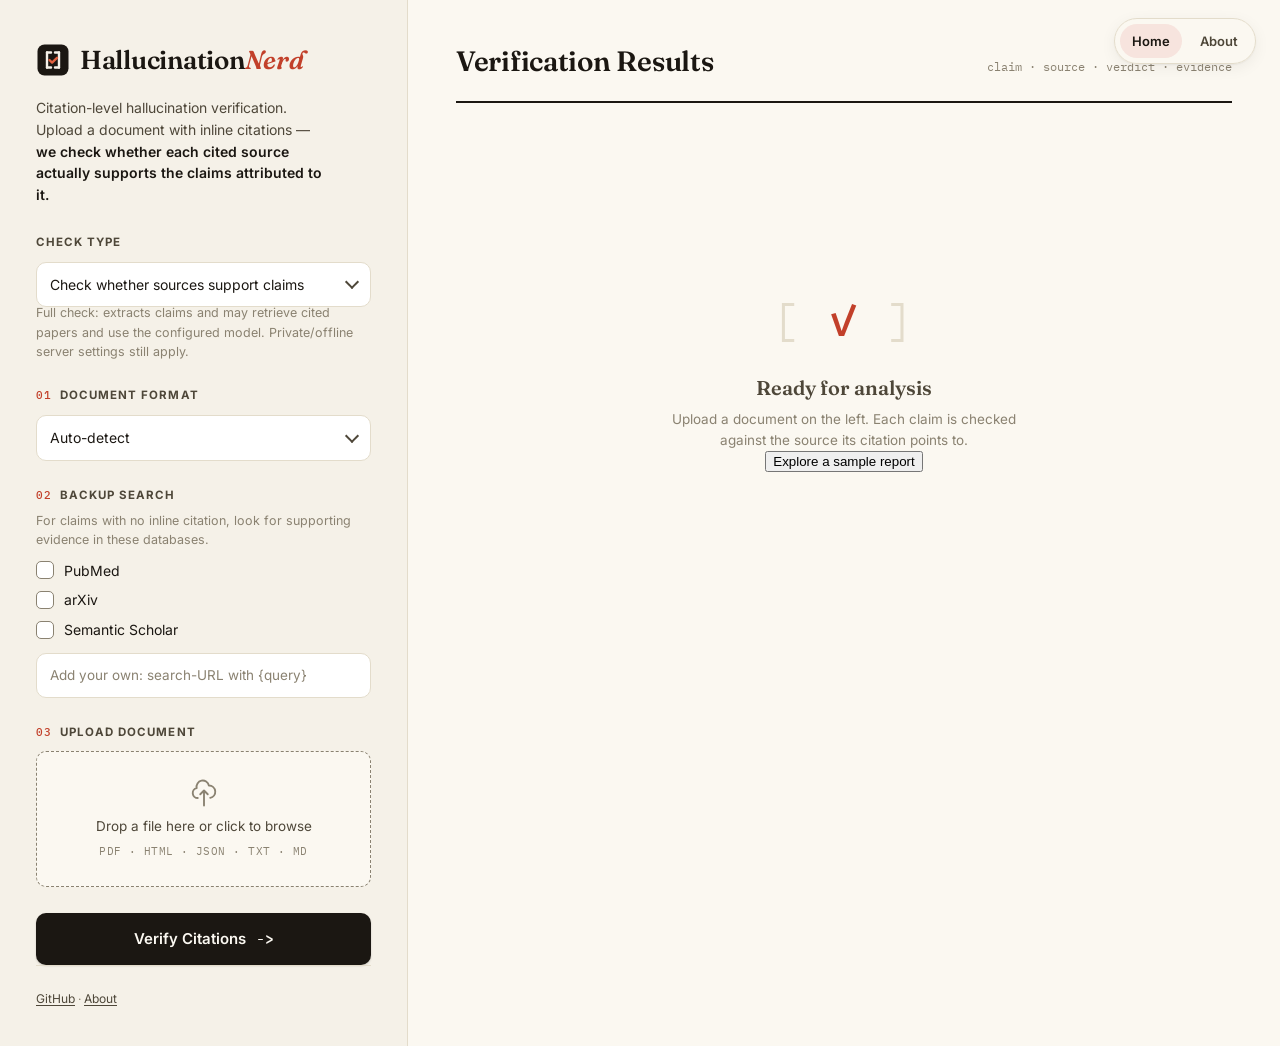
<file: frontend/index.html>
<!DOCTYPE html>
<html lang="en">
<head>
    <meta charset="UTF-8">
    <meta name="viewport" content="width=device-width, initial-scale=1.0">
    <title>HallucinationNerd — Citation Verification</title>
    <meta name="description" content="Citation-level hallucination verification: check whether cited sources actually support the claims attributed to them.">
    <link rel="preconnect" href="https://fonts.googleapis.com">
    <link rel="preconnect" href="https://fonts.gstatic.com" crossorigin>
    <link href="https://fonts.googleapis.com/css2?family=Fraunces:ital,opsz,wght@0,9..144,500;0,9..144,600;1,9..144,600&family=IBM+Plex+Mono:wght@400;500;600&family=Inter:wght@400;500;600;700&display=swap" rel="stylesheet">
    <link rel="stylesheet" href="styles.css">
</head>
<body>
    <nav class="corner-nav" aria-label="Primary navigation">
        <a href="index.html" class="active">Home</a>
        <a href="about.html">About</a>
    </nav>
    <div class="shell">

        <!-- LEFT RAIL: input -->
        <div class="rail">
            <div class="brand">
                <a class="brand-mark" href="/">
                    <svg width="34" height="34" viewBox="0 0 34 34" fill="none" aria-hidden="true">
                        <rect x="1.5" y="1.5" width="31" height="31" rx="7" fill="#1B1712"/>
                        <path d="M11 9.5v15M23 9.5v15" stroke="#F5F1E8" stroke-width="2.4" stroke-linecap="round"/>
                        <path d="M11 9.5h4M11 24.5h4M23 9.5h-4M23 24.5h-4" stroke="#F5F1E8" stroke-width="2.4" stroke-linecap="round"/>
                        <path d="M13.5 17l2.6 2.6L21 14.8" stroke="#E2603F" stroke-width="2.4" stroke-linecap="round" stroke-linejoin="round"/>
                    </svg>
                    <span class="brand-word">Hallucination<em>Nerd</em></span>
                </a>
                <p class="tagline">
                    Citation-level hallucination verification. Upload a document with inline citations —
                    <strong>we check whether each cited source actually supports the claims attributed to it.</strong>
                </p>
            </div>

            <form id="uploadForm">
                <div class="form-section">
                    <label class="section-label" for="verificationMode">Check type</label>
                    <div class="select-wrap"><select id="verificationMode" name="verification_mode">
                        <option value="claim_support" selected>Check whether sources support claims</option>
                        <option value="citation_existence">Check citation IDs first (arXiv only)</option>
                    </select></div>
                    <p class="section-hint" id="modeExplanation">Full check: extracts claims and may retrieve cited papers and use the configured model. Private/offline server settings still apply.</p>
                </div>
                <div class="form-section">
                    <label class="section-label" for="sourceType"><span class="num">01</span> Document format</label>
                    <div class="select-wrap">
                        <select name="source_type" id="sourceType">
                            <option value="auto">Auto-detect</option>
                            <option value="pdf">PDF (research paper)</option>
                            <option value="html">HTML (web page)</option>
                            <option value="json">JSON (structured input)</option>
                            <option value="text">Plain text</option>
                        </select>
                    </div>
                </div>

                <div class="form-section">
                    <span class="section-label"><span class="num">02</span> Backup search</span>
                    <p class="section-hint">For claims with no inline citation, look for supporting evidence in these databases.</p>
                    <div class="check-list">
                        <label class="check">
                            <input type="checkbox" name="db" value="pubmed" class="dbCheck">
                            <span class="box"><svg width="11" height="9" viewBox="0 0 11 9" fill="none"><path d="M1 4.5L4 7.5L10 1" stroke="#FBF8F1" stroke-width="2" stroke-linecap="round" stroke-linejoin="round"/></svg></span>
                            PubMed
                        </label>
                        <label class="check">
                            <input type="checkbox" name="db" value="arxiv" class="dbCheck">
                            <span class="box"><svg width="11" height="9" viewBox="0 0 11 9" fill="none"><path d="M1 4.5L4 7.5L10 1" stroke="#FBF8F1" stroke-width="2" stroke-linecap="round" stroke-linejoin="round"/></svg></span>
                            arXiv
                        </label>
                        <label class="check">
                            <input type="checkbox" name="db" value="semantic_scholar" class="dbCheck">
                            <span class="box"><svg width="11" height="9" viewBox="0 0 11 9" fill="none"><path d="M1 4.5L4 7.5L10 1" stroke="#FBF8F1" stroke-width="2" stroke-linecap="round" stroke-linejoin="round"/></svg></span>
                            Semantic Scholar
                        </label>
                    </div>
                    <input type="text" id="customDatabase" name="custom_database"
                        placeholder="Add your own: search-URL with {query}">
                </div>

                <div class="form-section">
                    <span class="section-label"><span class="num">03</span> Upload document</span>
                    <div id="dropZone" class="dropzone" role="button" tabindex="0" aria-label="Upload a document">
                        <svg width="30" height="30" viewBox="0 0 24 24" fill="none" stroke="#8A8271" stroke-width="1.5" stroke-linecap="round" stroke-linejoin="round">
                            <path d="M7 16a4 4 0 01-.88-7.903A5 5 0 1115.9 6L16 6a5 5 0 011 9.9M15 13l-3-3m0 0l-3 3m3-3v12"/>
                        </svg>
                        <p id="fileLabel">Drop a file here or click to browse</p>
                        <span class="kinds">PDF · HTML · JSON · TXT · MD</span>
                        <input type="file" id="fileInput" name="file" accept=".pdf,.html,.htm,.json,.txt,.md" class="hidden">
                    </div>
                </div>

                <button type="submit" id="submitBtn" class="submit-btn">
                    Verify Citations <span class="arrow">-&gt;</span>
                </button>
            </form>

            <div class="rail-footer">
                <p>
                    <a href="https://github.com/Taranum01/HallucinationNerd">GitHub</a> ·
                    <a href="about.html">About</a>
                </p>
            </div>
        </div>

        <!-- RIGHT: results -->
        <div class="stage">
            <div class="stage-head">
                <h2 id="resultsTitle">Verification Results</h2>
                <span id="doneFlag" class="done-flag hidden">✓ Analysis complete</span>
                <span class="legend">claim · source · verdict · evidence</span>
            </div>

            <!-- Empty state -->
            <section id="existenceResults" class="hidden" aria-live="polite"></section>
            <div id="emptyState" class="empty-state">
                <div class="motif" aria-hidden="true">[ <b>&#10003;</b> ]</div>
                <p class="title">Ready for analysis</p>
                <p class="sub">Upload a document on the left. Each claim is checked against the source its citation points to.</p>
                <button type="button" id="tryDemoBtn" class="review-btn demo-btn">Explore a sample report</button>
            </div>

            <!-- Loading state -->
            <div id="loadingState" class="loading-state hidden">
                <div class="loader" aria-hidden="true"></div>
                <p class="title">Verifying citations...</p>
                <p class="stage-msg" id="loadingMsg">Extracting text from document...</p>
                <p class="hint">This can take 1-2 minutes for papers with many citations.</p>
            </div>

            <div id="retryOffer" class="error-box hidden">
                <p style="margin:0 0 10px">Some sources are still throttling requests.</p>
                <button id="patientRetryBtn" type="button" class="primary-btn">I can wait</button>
                <p class="hint" style="margin:8px 0 0">Try up to 10 more backoff retries.</p>
            </div>

            <!-- Summary -->
            <div id="summaryBar" class="summary hidden fade-in">
                <div class="summary-card">
                    <div class="summary-top">
                        <span class="summary-source"><b id="summaryCount"></b> claims analyzed from <span class="fname" id="summaryFile"></span></span>
                        <span id="summaryText" class="hidden"></span>
                    </div>
                    <div class="verdict-summary" id="verdictSummary">
                        <div class="vrow" data-cat="SUPPORTED"><span class="sw" style="background:#1B7F3B"></span><span class="vlabel">Supported</span><span class="vcount" id="vcSupported">0</span></div>
                        <div class="vrow" data-cat="PARTIALLY_SUPPORTED"><span class="sw" style="background:#A6E0B3"></span><span class="vlabel">Partially supported</span><span class="vcount" id="vcPartial">0</span></div>
                        <div class="vrow" data-cat="NOT_SUPPORTED"><span class="sw" style="background:#F2D64B"></span><span class="vlabel">Not supported</span><span class="vcount" id="vcNotSupported">0</span></div>
                        <div class="vrow" data-cat="CONTRADICTED"><span class="sw" style="background:#E0392B"></span><span class="vlabel">Contradicted</span><span class="vcount" id="vcContradicted">0</span></div>
                        <div class="vrow" data-cat="CITATION_NOT_FOUND"><span class="sw" style="background:#000000"></span><span class="vlabel">Cited article doesn&#39;t exist</span><span class="vcount" id="vcNotFound">0</span></div>
                        <div class="vrow" data-cat="NOACCESS"><span class="sw" style="background:#595959"></span><span class="vlabel">Could not access</span><span class="vcount" id="vcNoAccess">0</span></div>
                    </div>
                    <p class="filter-hint" id="filterHint">Tip: click a category to show only those claims (click again to clear).</p>

                    <details class="legend-box">
                        <summary>What do these result codes mean?</summary>
                        <ul>
                            <li><span class="lsw" style="background:#1B7F3B"></span><b>Supported</b> — the cited source states or logically implies the claim.</li>
                            <li><span class="lsw" style="background:#A6E0B3"></span><b>Partially supported</b> — same topic and right direction, but the claim adds specifics not in the source.</li>
                            <li><span class="lsw" style="background:#F2D64B"></span><b>Not supported</b> — the source contains nothing relevant to the claim.</li>
                            <li><span class="lsw" style="background:#E0392B"></span><b>Contradicted</b> — the source states the opposite of the claim.</li>
                            <li><span class="lsw" style="background:#000000"></span><b>Cited article doesn&#39;t exist</b> — the citation does not resolve to a real, retrievable document.</li>
                            <li><span class="lsw" style="background:#595959"></span><b>Could not access</b> — the article exists but its content could not be retrieved or is too sparse to assess.</li>
                        </ul>
                    </details>

                </div>
            </div>

            <div id="sampleNotice" class="sample-notice hidden" role="status">Sample report - illustrative results, not a live verification. Upload your own document to run an analysis.</div>
            <div id="reviewTools" class="review-tools hidden">
                <div class="review-actions">
                    <button type="button" id="fixFirstBtn" class="review-btn" aria-pressed="false">Fix-first view</button>
                    <button type="button" id="originalOrderBtn" class="review-btn" aria-pressed="true">Document order</button>
                    <button type="button" id="exportReportBtn" class="review-btn">Download private HTML report</button>
                </div>
                <p class="review-hint">Download stays on this device, but the file contains document claims and evidence. Share it only if intended.</p>
                <p id="reviewHint" class="review-hint">Document order shows claims as they appeared in the input.</p>
                <details id="sourceMapPanel" class="source-map-panel"><summary>Source map <span id="sourceMapCount"></span></summary><div id="sourceMapGroups"></div></details>
            </div>

            <!-- Detailed claims -->
            <h3 class="details-head" id="detailsHeader" style="display:none">Detailed per-claim results</h3>
            <div id="claimsList" class="claims-list"></div>

            <!-- Error state -->
            <div id="errorState" class="error-box hidden">
                <p id="errorMsg" style="margin:0"></p>
            </div>
        </div>
    </div>

    <script src="env.js"></script>
    <script src="app.js"></script>
</body>
</html>
</file>
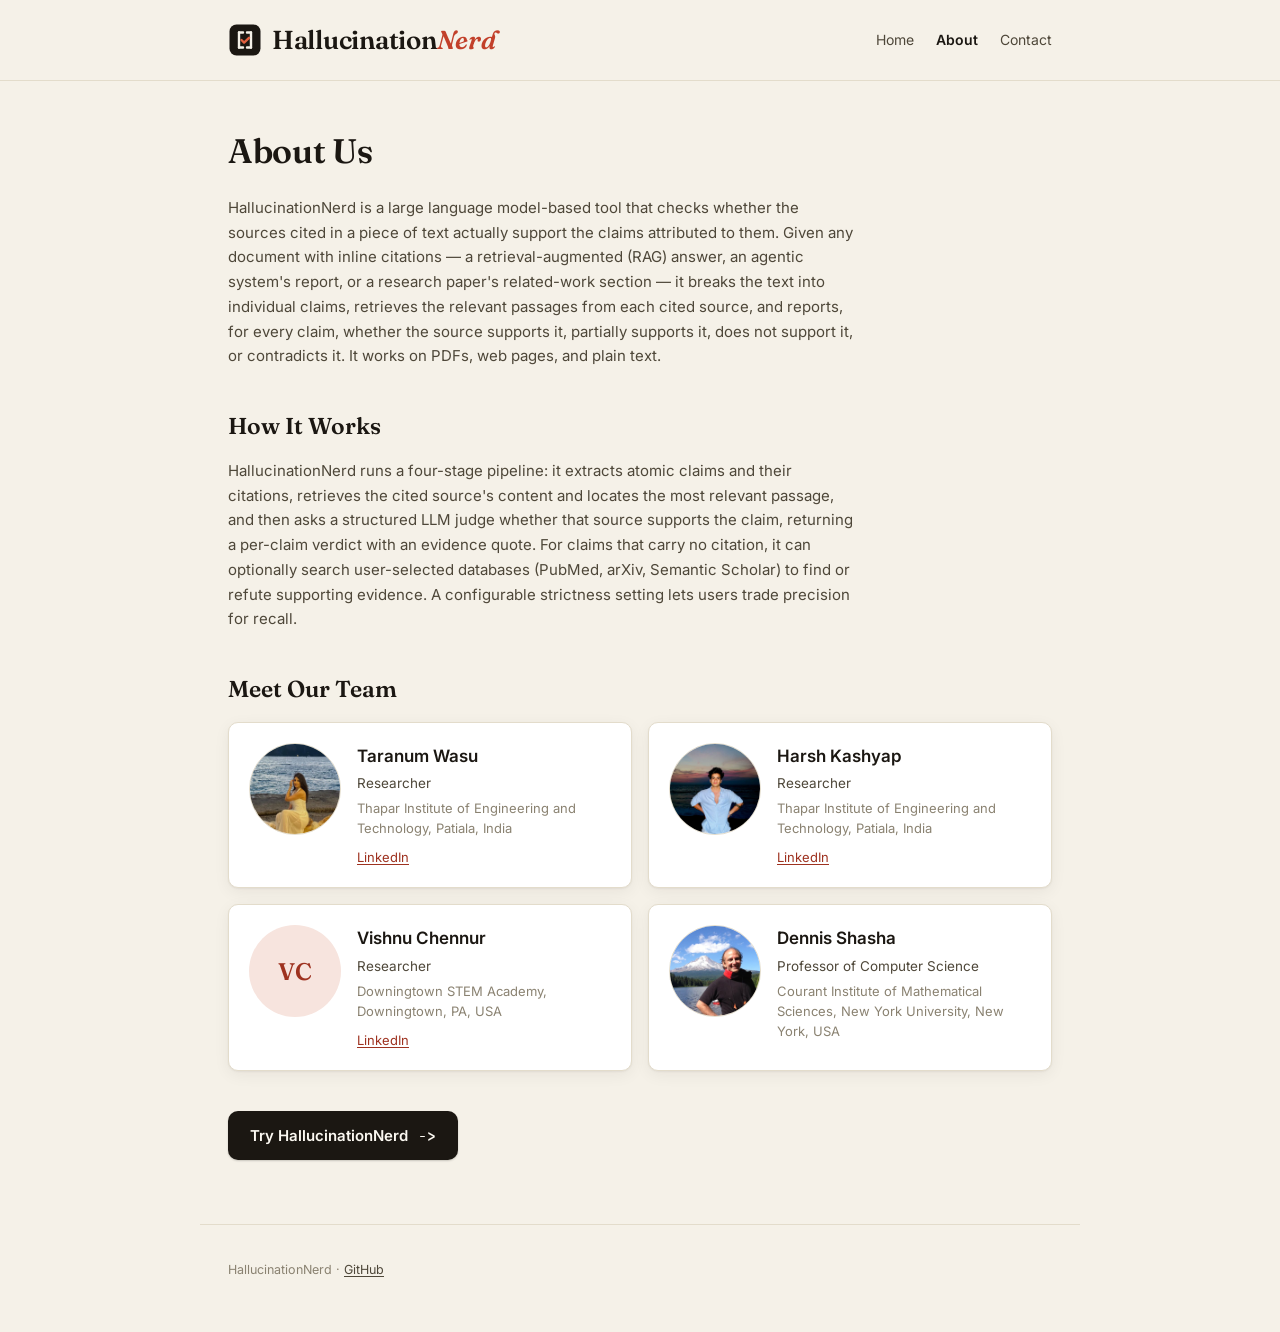
<file: frontend/about.html>
<!DOCTYPE html>
<html lang="en">
<head>
    <meta charset="UTF-8">
    <meta name="viewport" content="width=device-width, initial-scale=1.0">
    <title>About — HallucinationNerd</title>
    <meta name="description" content="About HallucinationNerd: citation-level hallucination verification, how it works, and the team behind it.">
    <link rel="preconnect" href="https://fonts.googleapis.com">
    <link rel="preconnect" href="https://fonts.gstatic.com" crossorigin>
    <link href="https://fonts.googleapis.com/css2?family=Fraunces:ital,opsz,wght@0,9..144,500;0,9..144,600;1,9..144,600&family=IBM+Plex+Mono:wght@400;500;600&family=Inter:wght@400;500;600;700&display=swap" rel="stylesheet">
    <link rel="stylesheet" href="styles.css">
</head>
<body class="about-page">

    <header class="site-header">
        <div class="wrap">
            <a class="brand-mark" href="index.html">
                <svg width="34" height="34" viewBox="0 0 34 34" fill="none" aria-hidden="true">
                    <rect x="1.5" y="1.5" width="31" height="31" rx="7" fill="#1B1712"/>
                    <path d="M11 9.5v15M23 9.5v15" stroke="#F5F1E8" stroke-width="2.4" stroke-linecap="round"/>
                    <path d="M11 9.5h4M11 24.5h4M23 9.5h-4M23 24.5h-4" stroke="#F5F1E8" stroke-width="2.4" stroke-linecap="round"/>
                    <path d="M13.5 17l2.6 2.6L21 14.8" stroke="#E2603F" stroke-width="2.4" stroke-linecap="round" stroke-linejoin="round"/>
                </svg>
                <span class="brand-word">Hallucination<em>Nerd</em></span>
            </a>
            <nav class="site-nav">
                <a href="index.html">Home</a>
                <a href="about.html" class="active">About</a>
                <a href="mailto:shasha@cs.nyu.edu">Contact</a>
            </nav>
        </div>
    </header>

    <main class="about-main">

        <h1>About Us</h1>
        <p class="lead">
            HallucinationNerd is a large language model-based tool that checks whether the
            sources cited in a piece of text actually support the claims attributed to them.
            Given any document with inline citations — a retrieval-augmented (RAG) answer, an
            agentic system's report, or a research paper's related-work section — it breaks the
            text into individual claims, retrieves the relevant passages from each cited source,
            and reports, for every claim, whether the source supports it, partially supports it,
            does not support it, or contradicts it. It works on PDFs, web pages, and plain text.
        </p>

        <h2>How It Works</h2>
        <p class="lead">
            HallucinationNerd runs a four-stage pipeline: it extracts atomic claims and their
            citations, retrieves the cited source's content and locates the most relevant passage,
            and then asks a structured LLM judge whether that source supports the claim, returning
            a per-claim verdict with an evidence quote. For claims that carry no citation, it can
            optionally search user-selected databases (PubMed, arXiv, Semantic Scholar) to find or
            refute supporting evidence. A configurable strictness setting lets users trade precision
            for recall.
        </p>

        <h2>Meet Our Team</h2>
        <div class="team-grid">

            <div class="team-card">
                <img src="img/taranum.jpg" alt="Taranum Wasu" class="avatar">
                <div>
                    <h3>Taranum Wasu</h3>
                    <p class="role">Researcher</p>
                    <p class="aff">Thapar Institute of Engineering and Technology, Patiala, India</p>
                    <p class="li"><a href="https://www.linkedin.com/in/taranum-wasu/">LinkedIn</a></p>
                </div>
            </div>

            <div class="team-card">
                <img src="img/harsh.jpg" alt="Harsh Kashyap" class="avatar">
                <div>
                    <h3>Harsh Kashyap</h3>
                    <p class="role">Researcher</p>
                    <p class="aff">Thapar Institute of Engineering and Technology, Patiala, India</p>
                    <p class="li"><a href="https://www.linkedin.com/in/harsh-kashyap/">LinkedIn</a></p>
                </div>
            </div>

            <div class="team-card">
                <div class="avatar-ph">VC</div>
                <div>
                    <h3>Vishnu Chennur</h3>
                    <p class="role">Researcher</p>
                    <p class="aff">Downingtown STEM Academy, Downingtown, PA, USA</p>
                    <p class="li"><a href="https://www.linkedin.com/in/vishnu-chennur-a2a166361/">LinkedIn</a></p>
                </div>
            </div>

            <div class="team-card">
                <img src="img/dennis.jpg" alt="Dennis Shasha" class="avatar">
                <div>
                    <h3><a href="https://cs.nyu.edu/~shasha/">Dennis Shasha</a></h3>
                    <p class="role">Professor of Computer Science</p>
                    <p class="aff">Courant Institute of Mathematical Sciences, New York University, New York, USA</p>
                </div>
            </div>

        </div>

        <a class="try-btn" href="index.html">Try HallucinationNerd <span class="arrow">-&gt;</span></a>

    </main>

    <footer class="site-footer">
        <p>HallucinationNerd · <a href="https://github.com/Taranum01/HallucinationNerd">GitHub</a></p>
    </footer>

</body>
</html>
</file>
<file: frontend/styles.css>
/* ============================================================
   HallucinationNerd — design system
   "Research instrument" aesthetic: warm paper, ink type,
   mono data, signal-red accent.
   ============================================================ */

:root {
  --paper:      #F5F1E8;
  --paper-soft: #FBF8F1;
  --card:       #FFFFFF;
  --ink:        #1B1712;
  --ink-soft:   #4E4739;
  --ink-mute:   #8A8271;
  --line:       #E3DCCB;
  --line-soft:  #EDE7D8;

  --accent:       #C2402A;
  --accent-deep:  #9E3220;
  --accent-tint:  #F7E4DE;

  --ok:       #207A46;  --ok-bg:   #E4F3E9;  --ok-rail:   #2E9E5E;
  --warn:     #9A7108;  --warn-bg: #FBF3D9;  --warn-rail: #D8A514;
  --bad:      #B33524;  --bad-bg:  #FBE7E2;  --bad-rail:  #D0503C;
  --contra:   #7E1B14;  --contra-bg:#F6DBD5; --contra-rail:#A02A20;
  --teal:     #0E6E5C;  --teal-bg: #DFF1EC;  --teal-rail: #1C8A74;
  --orange:   #A34E0B;  --orange-bg:#FBEEDD; --orange-rail:#C96A1B;
  --violet:   #5E5496;  --violet-bg:#EAE7F4; --violet-rail:#7A6FB0;
  --gray:     #5E594C;  --gray-bg: #EFEBDF;  --gray-rail: #A39A83;

  --font-display: "Fraunces", Georgia, serif;
  --font-ui: "Inter", -apple-system, "Segoe UI", sans-serif;
  --font-mono: "IBM Plex Mono", "SFMono-Regular", Menlo, monospace;

  --rail-w: 408px;
  --radius: 10px;
  --shadow-card: 0 1px 2px rgba(27,23,18,.05), 0 4px 16px rgba(27,23,18,.06);
}

* { box-sizing: border-box; }

html, body { height: 100%; }

body {
  margin: 0;
  font-family: var(--font-ui);
  background: var(--paper);
  color: var(--ink);
  font-size: 15px;
  line-height: 1.55;
  -webkit-font-smoothing: antialiased;
}

.hidden { display: none !important; }

::selection { background: var(--accent-tint); }

:focus-visible {
  outline: 2px solid var(--accent);
  outline-offset: 2px;
  border-radius: 4px;
}

/* ============ Layout ============ */

.shell { display: flex; min-height: 100vh; }

/* ============ Left rail ============ */

.rail {
  width: var(--rail-w);
  flex: 0 0 var(--rail-w);
  background: var(--paper);
  border-right: 1px solid var(--line);
  padding: 40px 36px 32px;
  display: flex;
  flex-direction: column;
  gap: 0;
}

.brand { margin-bottom: 28px; }

.brand-mark {
  display: inline-flex;
  align-items: center;
  gap: 10px;
  text-decoration: none;
  color: var(--ink);
}

.brand-mark svg { flex: 0 0 auto; }

.brand-word {
  font-family: var(--font-display);
  font-weight: 600;
  font-size: 26px;
  letter-spacing: -0.01em;
}

.brand-word em {
  font-style: italic;
  color: var(--accent);
}

.tagline {
  margin: 14px 0 0;
  color: var(--ink-soft);
  font-size: 14px;
  max-width: 32ch;
}

.tagline strong { color: var(--ink); font-weight: 600; }

/* Form sections */

.form-section { margin-bottom: 26px; }

.section-label {
  display: flex;
  align-items: baseline;
  gap: 8px;
  font-size: 11.5px;
  font-weight: 700;
  letter-spacing: 0.09em;
  text-transform: uppercase;
  color: var(--ink-soft);
  margin-bottom: 10px;
}

.section-label .num {
  font-family: var(--font-mono);
  font-weight: 500;
  color: var(--accent);
  font-size: 11px;
}

.section-hint {
  font-size: 12.5px;
  color: var(--ink-mute);
  margin: -4px 0 10px;
}

/* Select */

.select-wrap { position: relative; }

.select-wrap::after {
  content: "";
  position: absolute;
  right: 14px; top: 50%;
  width: 8px; height: 8px;
  border-right: 2px solid var(--ink-soft);
  border-bottom: 2px solid var(--ink-soft);
  transform: translateY(-70%) rotate(45deg);
  pointer-events: none;
}

select {
  width: 100%;
  appearance: none;
  -webkit-appearance: none;
  background: var(--card);
  border: 1px solid var(--line);
  border-radius: var(--radius);
  padding: 11px 36px 11px 13px;
  font: inherit;
  font-size: 14px;
  color: var(--ink);
  cursor: pointer;
  transition: border-color .15s, box-shadow .15s;
}

select:hover { border-color: var(--ink-mute); }
select:focus { outline: none; border-color: var(--accent); box-shadow: 0 0 0 3px var(--accent-tint); }

/* Checkboxes */

.check-list { display: flex; flex-direction: column; gap: 8px; margin-bottom: 12px; }

.check {
  display: flex;
  align-items: center;
  gap: 10px;
  font-size: 14px;
  color: var(--ink);
  cursor: pointer;
  user-select: none;
}

.check input { position: absolute; opacity: 0; width: 0; height: 0; }

.check .box {
  flex: 0 0 auto;
  width: 18px; height: 18px;
  border: 1.5px solid var(--ink-mute);
  border-radius: 5px;
  background: var(--card);
  display: grid;
  place-items: center;
  transition: background .15s, border-color .15s;
}

.check .box svg { opacity: 0; transform: scale(.6); transition: opacity .12s, transform .12s; }

.check input:checked + .box { background: var(--accent); border-color: var(--accent); }
.check input:checked + .box svg { opacity: 1; transform: scale(1); }
.check input:focus-visible + .box { outline: 2px solid var(--accent); outline-offset: 2px; }
.check:hover .box { border-color: var(--ink-soft); }

/* Text input */

input[type="text"] {
  width: 100%;
  background: var(--card);
  border: 1px solid var(--line);
  border-radius: var(--radius);
  padding: 11px 13px;
  font: inherit;
  font-size: 13.5px;
  font-family: var(--font-mono);
  color: var(--ink);
  transition: border-color .15s, box-shadow .15s;
}

input[type="text"]::placeholder { color: var(--ink-mute); font-family: var(--font-ui); }
input[type="text"]:hover { border-color: var(--ink-mute); }
input[type="text"]:focus { outline: none; border-color: var(--accent); box-shadow: 0 0 0 3px var(--accent-tint); }

/* Dropzone */

.dropzone {
  border: 1.5px dashed var(--ink-mute);
  border-radius: var(--radius);
  background: var(--paper-soft);
  padding: 26px 18px;
  text-align: center;
  cursor: pointer;
  transition: border-color .15s, background .15s;
}

.dropzone:hover, .dropzone.dragover {
  border-color: var(--accent);
  background: var(--accent-tint);
}

.dropzone svg { display: block; margin: 0 auto 8px; }

.dropzone p {
  margin: 0;
  font-size: 13.5px;
  color: var(--ink-soft);
  overflow-wrap: anywhere;
}

.dropzone .kinds {
  display: block;
  margin-top: 6px;
  font-family: var(--font-mono);
  font-size: 11px;
  color: var(--ink-mute);
  letter-spacing: 0.04em;
}

/* Submit button */

.submit-btn {
  width: 100%;
  border: none;
  border-radius: var(--radius);
  background: var(--ink);
  color: var(--paper-soft);
  font: inherit;
  font-size: 15px;
  font-weight: 600;
  padding: 14px 20px;
  cursor: pointer;
  display: flex;
  align-items: center;
  justify-content: center;
  gap: 10px;
  transition: background .15s, transform .1s, box-shadow .15s;
  box-shadow: 0 1px 2px rgba(27,23,18,.2);
}

.submit-btn:hover:not(:disabled) { background: var(--accent-deep); }
.submit-btn:active:not(:disabled) { transform: translateY(1px); }
.submit-btn:disabled { opacity: .55; cursor: not-allowed; }

.submit-btn .arrow { font-family: var(--font-mono); }

/* Rail footer */

.rail-footer {
  margin-top: auto;
  padding-top: 24px;
  border-top: 1px solid var(--line);
  font-size: 12px;
  color: var(--ink-mute);
}

.rail-footer p { margin: 0 0 6px; }

.rail-footer a { color: var(--ink-soft); text-decoration: underline; text-underline-offset: 2px; }
.rail-footer a:hover { color: var(--accent); }

/* ============ Results panel ============ */

.stage {
  flex: 1;
  min-width: 0;
  background: var(--paper-soft);
  padding: 40px 48px 64px;
  overflow-y: auto;
}

.stage-head {
  display: flex;
  align-items: baseline;
  justify-content: space-between;
  gap: 16px;
  margin-bottom: 28px;
  padding-bottom: 18px;
  border-bottom: 2px solid var(--ink);
}

.stage-head h2 {
  font-family: var(--font-display);
  font-size: 28px;
  font-weight: 600;
  letter-spacing: -0.01em;
  margin: 0;
}

.stage-head .legend {
  font-family: var(--font-mono);
  font-size: 11.5px;
  color: var(--ink-mute);
  white-space: nowrap;
}

/* Empty state */

.empty-state {
  display: flex;
  flex-direction: column;
  align-items: center;
  justify-content: center;
  min-height: 55vh;
  text-align: center;
}

.empty-state .motif {
  font-family: var(--font-mono);
  font-size: 44px;
  color: var(--line);
  letter-spacing: 0.06em;
  margin-bottom: 18px;
  user-select: none;
}

.empty-state .motif b { color: var(--accent); font-weight: 500; }

.empty-state .title {
  font-family: var(--font-display);
  font-size: 20px;
  font-weight: 600;
  color: var(--ink-soft);
  margin: 0 0 6px;
}

.empty-state .sub { margin: 0; font-size: 13.5px; color: var(--ink-mute); max-width: 40ch; }

/* Loading state */

.loading-state {
  display: flex;
  flex-direction: column;
  align-items: center;
  justify-content: center;
  min-height: 55vh;
  text-align: center;
}

.loader {
  width: 44px; height: 44px;
  border-radius: 50%;
  border: 3px solid var(--line);
  border-top-color: var(--accent);
  animation: spin .8s linear infinite;
  margin-bottom: 20px;
}

@keyframes spin { to { transform: rotate(360deg); } }

.loading-state .title { font-weight: 600; margin: 0 0 4px; }
.loading-state .stage-msg { font-family: var(--font-mono); font-size: 12.5px; color: var(--accent-deep); margin: 0 0 12px; }
.loading-state .hint { font-size: 12px; color: var(--ink-mute); margin: 0; }

@media (prefers-reduced-motion: reduce) {
  .loader { animation: none; }
  .fade-in { animation: none !important; }
  * { transition: none !important; }
}

/* ============ Summary ============ */

.summary { margin-bottom: 36px; }

.summary-card {
  background: var(--card);
  border: 1px solid var(--line);
  border-radius: var(--radius);
  box-shadow: var(--shadow-card);
  padding: 22px 24px;
}

.summary-top {
  display: flex;
  align-items: baseline;
  justify-content: space-between;
  gap: 16px;
  flex-wrap: wrap;
  margin-bottom: 14px;
}

.summary-source {
  font-size: 13.5px;
  color: var(--ink-soft);
}

.summary-source b { color: var(--ink); font-weight: 600; }
.summary-source .fname { font-family: var(--font-mono); font-size: 12.5px; background: var(--gray-bg); border: 1px solid var(--line-soft); padding: 2px 7px; border-radius: 5px; }

.reliability-num {
  font-family: var(--font-display);
  font-size: 34px;
  font-weight: 600;
  line-height: 1;
  white-space: nowrap;
}

.reliability-num small { font-family: var(--font-ui); font-size: 12px; font-weight: 600; letter-spacing: 0.06em; text-transform: uppercase; margin-left: 8px; color: var(--ink-mute); }

.tone-good { color: var(--ok); }
.tone-mid  { color: var(--warn); }
.tone-bad  { color: var(--bad); }

.meter {
  height: 8px;
  background: var(--gray-bg);
  border-radius: 99px;
  overflow: hidden;
  margin-bottom: 20px;
}

.meter-fill {
  height: 100%;
  border-radius: 99px;
  width: 0%;
  transition: width .6s cubic-bezier(.22,.8,.3,1);
}

.meter-fill.tone-good { background: var(--ok-rail); }
.meter-fill.tone-mid  { background: var(--warn-rail); }
.meter-fill.tone-bad  { background: var(--bad-rail); }

/* Stat grid — real numbers, no blank bars */

.stat-grid {
  display: grid;
  grid-template-columns: repeat(auto-fit, minmax(120px, 1fr));
  gap: 10px;
}

.stat {
  border: 1px solid var(--line-soft);
  border-radius: 8px;
  background: var(--paper-soft);
  padding: 12px 14px 10px;
  border-top: 3px solid var(--gray-rail);
}

.stat.stat-total   { border-top-color: var(--ink); }
.stat.stat-ok      { border-top-color: var(--ok-rail); }
.stat.stat-warn    { border-top-color: var(--warn-rail); }
.stat.stat-bad     { border-top-color: var(--bad-rail); }
.stat.stat-uncited { border-top-color: var(--violet-rail); }

.stat .n {
  display: block;
  font-family: var(--font-mono);
  font-size: 24px;
  font-weight: 600;
  line-height: 1.1;
}

.stat .l {
  display: block;
  font-size: 11px;
  font-weight: 600;
  letter-spacing: 0.05em;
  text-transform: uppercase;
  color: var(--ink-mute);
  margin-top: 3px;
}

/* Category report */

.cat-report { margin-top: 18px; display: flex; flex-direction: column; gap: 8px; }

.cat-row {
  display: flex;
  align-items: baseline;
  gap: 10px;
  border: 1px solid var(--line-soft);
  border-left: 4px solid var(--gray-rail);
  background: var(--paper-soft);
  border-radius: 8px;
  padding: 10px 14px;
  font-size: 13px;
}

.cat-row .cat-name { font-weight: 600; color: var(--ink); white-space: nowrap; }
.cat-row .cat-vals { font-family: var(--font-mono); font-size: 12.5px; color: var(--ink-soft); overflow-wrap: anywhere; }

.cat-row.c-blue   { border-left-color: #5B7FB0; }
.cat-row.c-green  { border-left-color: var(--ok-rail); }
.cat-row.c-yellow { border-left-color: var(--warn-rail); }
.cat-row.c-red    { border-left-color: var(--bad-rail); }
.cat-row.c-orange { border-left-color: var(--orange-rail); }
.cat-row.c-teal   { border-left-color: var(--teal-rail); }
.cat-row.c-purple { border-left-color: var(--violet-rail); }
.cat-row.c-gray   { border-left-color: var(--gray-rail); }

/* ============ Claim cards ============ */

.details-head {
  font-family: var(--font-display);
  font-size: 20px;
  font-weight: 600;
  margin: 34px 0 16px;
  padding-top: 22px;
  border-top: 1px solid var(--line);
}

.claims-list { display: flex; flex-direction: column; gap: 0; }

.claim-card {
  background: transparent;
  border: none;
  border-top: 1px solid var(--line);
  border-radius: 0;
  box-shadow: none;
  padding: 18px 4px 20px;
}

/* verdict color lives on the wordmark (text + dot), not a rail */

.claim-top {
  display: flex;
  align-items: baseline;
  gap: 12px;
  margin-bottom: 10px;
}

.claim-idx {
  font-family: var(--font-mono);
  font-size: 11px;
  color: var(--ink-mute);
  flex: 0 0 auto;
}

.claim-top .verdict-wordmark { flex: 1; }

/* pills removed - verdicts render as wordmarks (see .verdict-wordmark) */

.conf {
  display: flex;
  align-items: center;
  gap: 7px;
  font-family: var(--font-mono);
  font-size: 11px;
  color: var(--ink-mute);
  white-space: nowrap;
}

.conf .conf-track {
  width: 56px; height: 3px;
  background: var(--line);
  border-radius: 99px;
  overflow: hidden;
}

.conf .conf-fill { display: block; height: 100%; background: var(--ink-soft); border-radius: 99px; }

.claim-text {
  font-family: var(--font-display);
  font-size: 17px;
  font-weight: 500;
  line-height: 1.55;
  color: var(--ink);
  margin: 0 0 10px;
  overflow-wrap: anywhere;
}

.claim-refs {
  display: flex;
  flex-wrap: wrap;
  gap: 6px;
  margin: 0 0 6px;
}

.ref-chip {
  font-family: var(--font-mono);
  font-size: 11.5px;
  color: var(--ink-soft);
  border: 1px solid var(--line);
  border-radius: 4px;
  padding: 2px 7px;
  background: var(--paper-soft);
}

.claim-card details { margin-top: 6px; }

.claim-card summary {
  font-family: var(--font-mono);
  font-size: 11px;
  font-weight: 600;
  letter-spacing: 0.12em;
  text-transform: uppercase;
  color: var(--accent-deep);
  cursor: pointer;
  user-select: none;
  list-style: none;
}

.claim-card summary::-webkit-details-marker { display: none; }

.claim-card summary:hover { text-decoration: underline; text-underline-offset: 2px; }

.claim-card details.secondary summary { color: var(--ink-mute); }

.claim-card blockquote {
  margin: 8px 0 0;
  padding: 8px 12px;
  border-left: 3px solid var(--line);
  background: var(--paper-soft);
  border-radius: 0 6px 6px 0;
  font-size: 12.5px;
  font-style: italic;
  color: var(--ink-soft);
}

.claim-card .reasoning {
  margin: 8px 0 0;
  font-size: 12.5px;
  color: var(--ink-soft);
}

/* Error */

.error-box {
  background: var(--bad-bg);
  border: 1px solid var(--bad-rail);
  border-radius: var(--radius);
  padding: 14px 16px;
  color: var(--contra);
  font-weight: 500;
  font-size: 14px;
}

/* Fade in */

.fade-in { animation: fadeIn .35s ease both; }
@keyframes fadeIn { from { opacity: 0; transform: translateY(8px); } to { opacity: 1; transform: none; } }

/* ============ Mobile ============ */

@media (max-width: 880px) {
  .shell { flex-direction: column; }
  .rail {
    width: 100%;
    flex: none;
    border-right: none;
    border-bottom: 1px solid var(--line);
    padding: 28px 20px 24px;
  }
  .brand-word { font-size: 23px; }
  .tagline { max-width: none; }
  .stage { padding: 24px 20px 48px; }
  .stage-head h2 { font-size: 23px; }
  .stage-head { flex-direction: column; align-items: flex-start; gap: 4px; }
  .summary-top { flex-direction: column; gap: 6px; }
  .empty-state .motif { font-size: 34px; }
  .claim-top { flex-wrap: wrap; }
}

@media (max-width: 880px) {
  .cat-row { flex-direction: column; gap: 2px; }
  .cat-row .cat-name { white-space: normal; }
}


/* ===== Professor-requested + a11y additions ===== */
.done-flag {
  font-family: var(--font-ui);
  font-size: 12px;
  font-weight: 700;
  letter-spacing: 0.03em;
  color: var(--ok);
  background: var(--ok-bg);
  border: 1px solid var(--ok-rail);
  padding: 3px 11px;
  border-radius: 99px;
  white-space: nowrap;
}

.reliability-caption {
  margin: -8px 0 18px;
  font-size: 12px;
  color: var(--ink-mute);
  max-width: 74ch;
}

.legend-box {
  margin-top: 16px;
  border-top: 1px solid var(--line-soft);
  padding-top: 12px;
}
.legend-box > summary {
  font-size: 12.5px;
  font-weight: 600;
  color: var(--accent-deep);
  cursor: pointer;
  user-select: none;
}
.legend-box > summary:hover { text-decoration: underline; text-underline-offset: 2px; }
.legend-box ul { margin: 10px 0 2px; padding-left: 18px; display: flex; flex-direction: column; gap: 5px; }
.legend-box li { font-size: 12.5px; color: var(--ink-soft); }
.legend-box li b { color: var(--ink); font-weight: 600; }

/* ===== About page (shared theme) ===== */
.about-page { background: var(--paper); }
.site-header { border-bottom: 1px solid var(--line); background: var(--paper); }
.site-header .wrap { max-width: 880px; margin: 0 auto; padding: 20px 28px; display: flex; align-items: center; justify-content: space-between; gap: 16px; }
.site-nav { display: flex; gap: 22px; font-size: 14px; }
.site-nav a { color: var(--ink-soft); text-decoration: none; }
.site-nav a:hover { color: var(--accent); }
.site-nav a.active { color: var(--ink); font-weight: 600; }
.about-main { max-width: 880px; margin: 0 auto; padding: 44px 28px 64px; }
.about-main h1 { font-family: var(--font-display); font-size: 34px; font-weight: 600; letter-spacing: -0.01em; margin: 0 0 18px; }
.about-main h2 { font-family: var(--font-display); font-size: 23px; font-weight: 600; margin: 40px 0 14px; }
.about-main p.lead { color: var(--ink-soft); font-size: 15px; line-height: 1.65; max-width: 70ch; margin: 0 0 8px; }
.team-grid { display: grid; grid-template-columns: repeat(2, 1fr); gap: 16px; margin: 10px 0 40px; }
.team-card { background: var(--card); border: 1px solid var(--line); border-radius: var(--radius); box-shadow: var(--shadow-card); padding: 20px; display: flex; gap: 16px; align-items: flex-start; }
.team-card .avatar { flex: 0 0 auto; width: 92px; height: 92px; border-radius: 50%; object-fit: cover; border: 1px solid var(--line); }
.team-card .avatar-ph { flex: 0 0 auto; width: 92px; height: 92px; border-radius: 50%; background: var(--accent-tint); color: var(--accent-deep); display: grid; place-items: center; font-family: var(--font-display); font-weight: 600; font-size: 24px; }
.team-card h3 { font-family: var(--font-ui); font-size: 17px; font-weight: 600; margin: 0; color: var(--ink); }
.team-card h3 a { color: var(--ink); text-decoration: none; }
.team-card h3 a:hover { color: var(--accent); }
.team-card .role { font-size: 13.5px; color: var(--ink-soft); margin: 4px 0 0; }
.team-card .aff { font-size: 13px; color: var(--ink-mute); margin: 4px 0 0; }
.team-card .li { font-size: 13px; margin: 9px 0 0; }
.team-card .li a { color: var(--accent-deep); text-decoration: underline; text-underline-offset: 2px; }
.try-btn { display: inline-flex; align-items: center; gap: 10px; background: var(--ink); color: var(--paper-soft); text-decoration: none; font-weight: 600; font-size: 15px; padding: 13px 22px; border-radius: var(--radius); box-shadow: 0 1px 2px rgba(27,23,18,.2); transition: background .15s; }
.try-btn:hover { background: var(--accent-deep); }
.try-btn .arrow { font-family: var(--font-mono); }
.site-footer { max-width: 880px; margin: 0 auto; padding: 22px 28px 40px; border-top: 1px solid var(--line); color: var(--ink-mute); font-size: 12.5px; }
.site-footer a { color: var(--ink-soft); text-decoration: underline; text-underline-offset: 2px; }
.site-footer a:hover { color: var(--accent); }
@media (max-width: 720px) { .team-grid { grid-template-columns: 1fr; } .about-main h1 { font-size: 28px; } }


/* ===== Paper's canonical 6-category palette (design_implementation.tex) ===== */
:root {
  --hn-supported: #1B7F3B;
  --hn-partial:   #A6E0B3;
  --hn-notsupp:   #F2D64B;
  --hn-contra:    #E0392B;
  --hn-noexist:   #000000;
  --hn-noaccess:  #595959;
}
.verdict-summary { display: flex; flex-direction: column; gap: 6px; margin: 4px 0; }
.vrow { display: flex; align-items: center; gap: 10px; padding: 8px 12px; border: 1px solid var(--line-soft); border-radius: 8px; background: var(--paper-soft); }
.vrow .sw { flex: 0 0 auto; width: 14px; height: 14px; border-radius: 3px; border: 1px solid rgba(0,0,0,.15); }
.vrow .vlabel { flex: 1; font-size: 13.5px; color: var(--ink); }
.vrow .vcount { font-family: var(--font-mono); font-size: 16px; font-weight: 600; color: var(--ink); min-width: 2ch; text-align: right; }
.legend-box .lsw { display: inline-block; width: 11px; height: 11px; border-radius: 3px; margin-right: 7px; vertical-align: middle; border: 1px solid rgba(0,0,0,.15); }
/* Verdict wordmarks: small color square + uppercase letterspaced label.
   Same six verdict colors as the summary panel, applied as text + dot. */
.verdict-wordmark {
  display: inline-flex;
  align-items: center;
  gap: 7px;
  font-family: var(--font-mono);
  font-size: 11.5px;
  font-weight: 600;
  letter-spacing: 0.14em;
  text-transform: uppercase;
  white-space: nowrap;
}
.verdict-wordmark .vw-dot { width: 9px; height: 9px; border-radius: 2px; background: currentColor; flex: 0 0 auto; }

.badge-hn-supported, .badge-supported     { color: var(--ok); }
.badge-hn-partial, .badge-partial         { color: var(--warn); }
.badge-hn-notsupp, .badge-not-supported   { color: var(--bad); }
.badge-hn-contra, .badge-contradicted     { color: var(--contra); }
.badge-hn-noexist                         { color: var(--violet); }
.badge-hn-noaccess, .badge-unverifiable   { color: var(--gray); }
.badge-backup-found                       { color: var(--teal); }
.badge-no-backup                          { color: var(--orange); }
.badge-no-citation                        { color: var(--violet); }


/* ===== Clickable category filtering ===== */
.filter-hint { margin: 8px 2px 0; font-size: 12px; color: var(--ink-mute); }
.vrow { cursor: pointer; transition: border-color .12s, box-shadow .12s, background .12s; }
.vrow:hover { border-color: var(--ink-mute); }
.vrow.selected { border-color: var(--accent); box-shadow: 0 0 0 2px var(--accent-tint); background: var(--card); }
.vrow.disabled { cursor: default; opacity: .5; }
.vrow.disabled:hover { border-color: var(--line-soft); }

/* Home/About navigation */
.corner-nav { position: fixed; top: 18px; right: 24px; z-index: 20; display: flex; gap: 6px; padding: 5px; border: 1px solid var(--line); border-radius: 999px; background: rgba(251,248,241,.94); box-shadow: var(--shadow-card); backdrop-filter: blur(8px); }
.corner-nav a { color: var(--ink-soft); text-decoration: none; font-size: 13px; font-weight: 600; padding: 7px 12px; border-radius: 999px; }
.corner-nav a:hover, .corner-nav a.active { color: var(--ink); background: var(--accent-tint); }
@media (max-width: 720px) { .corner-nav { top: 10px; right: 10px; } }
</file>
